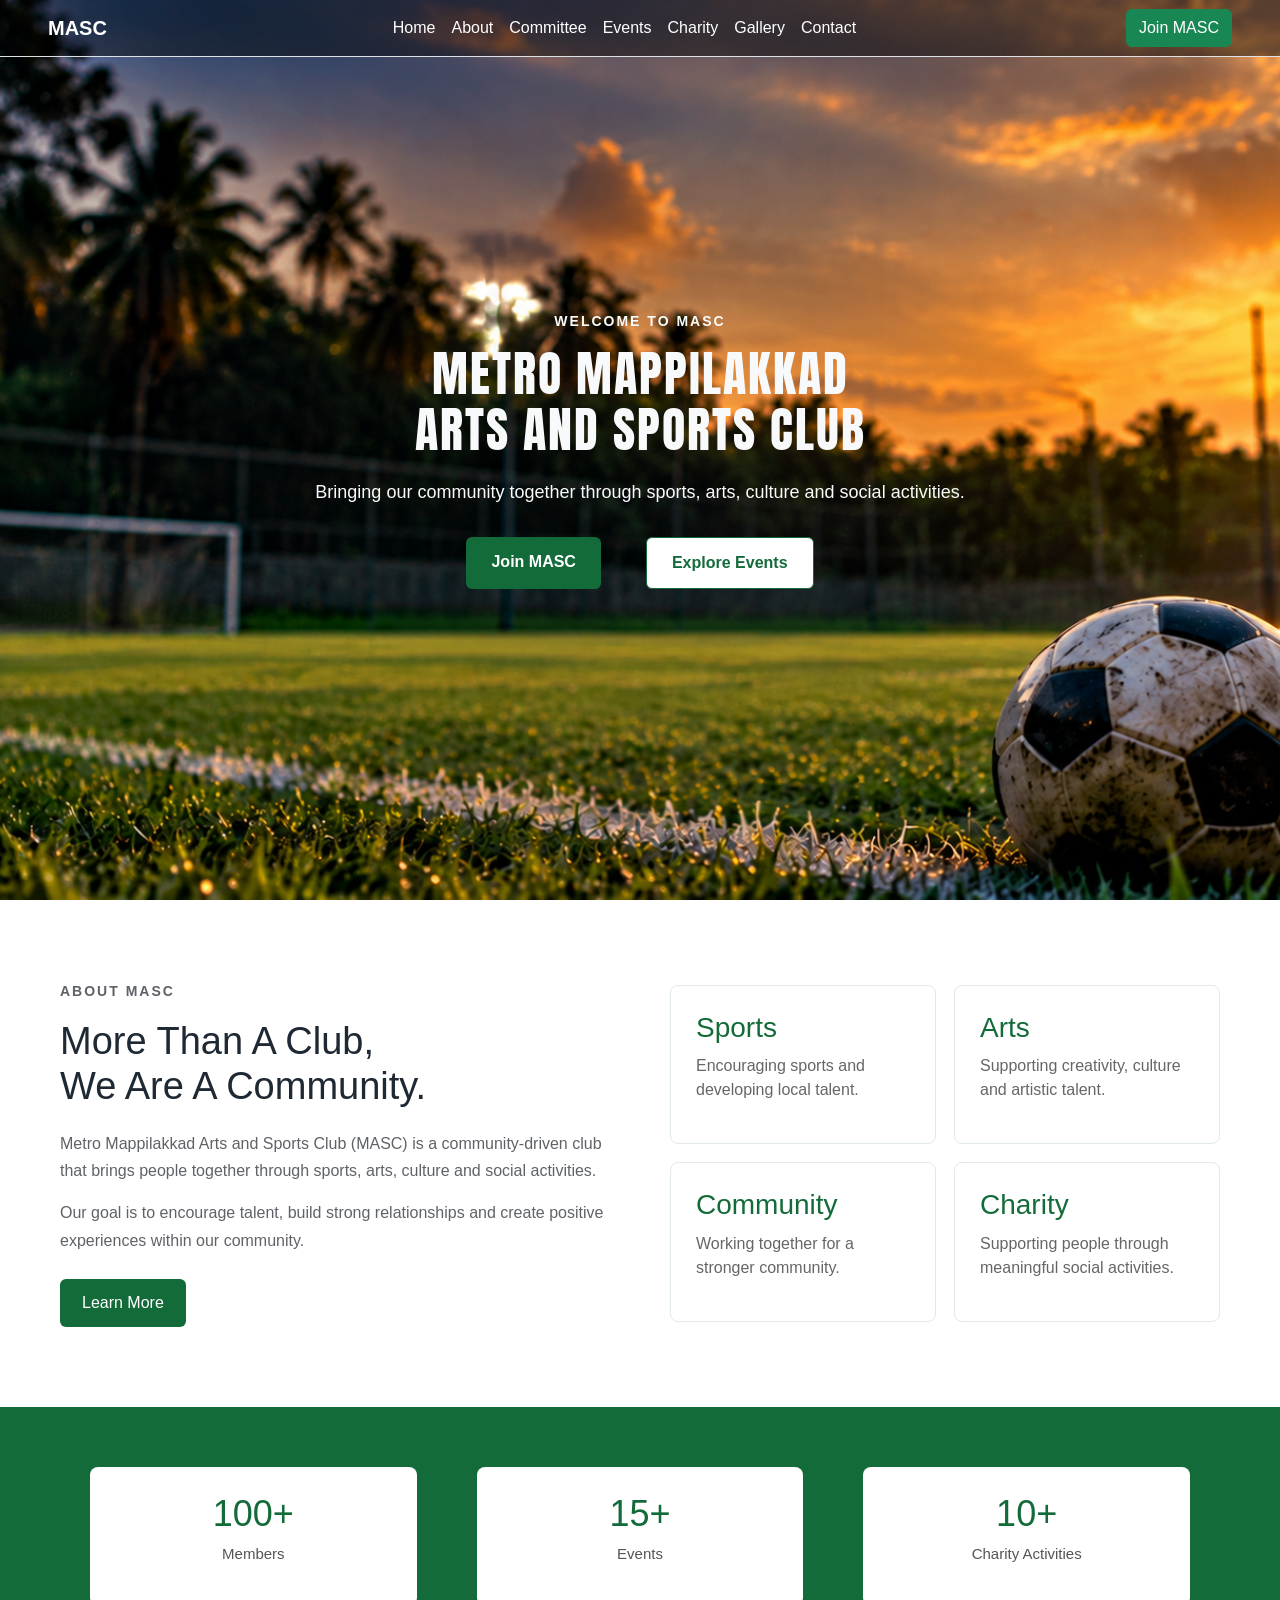
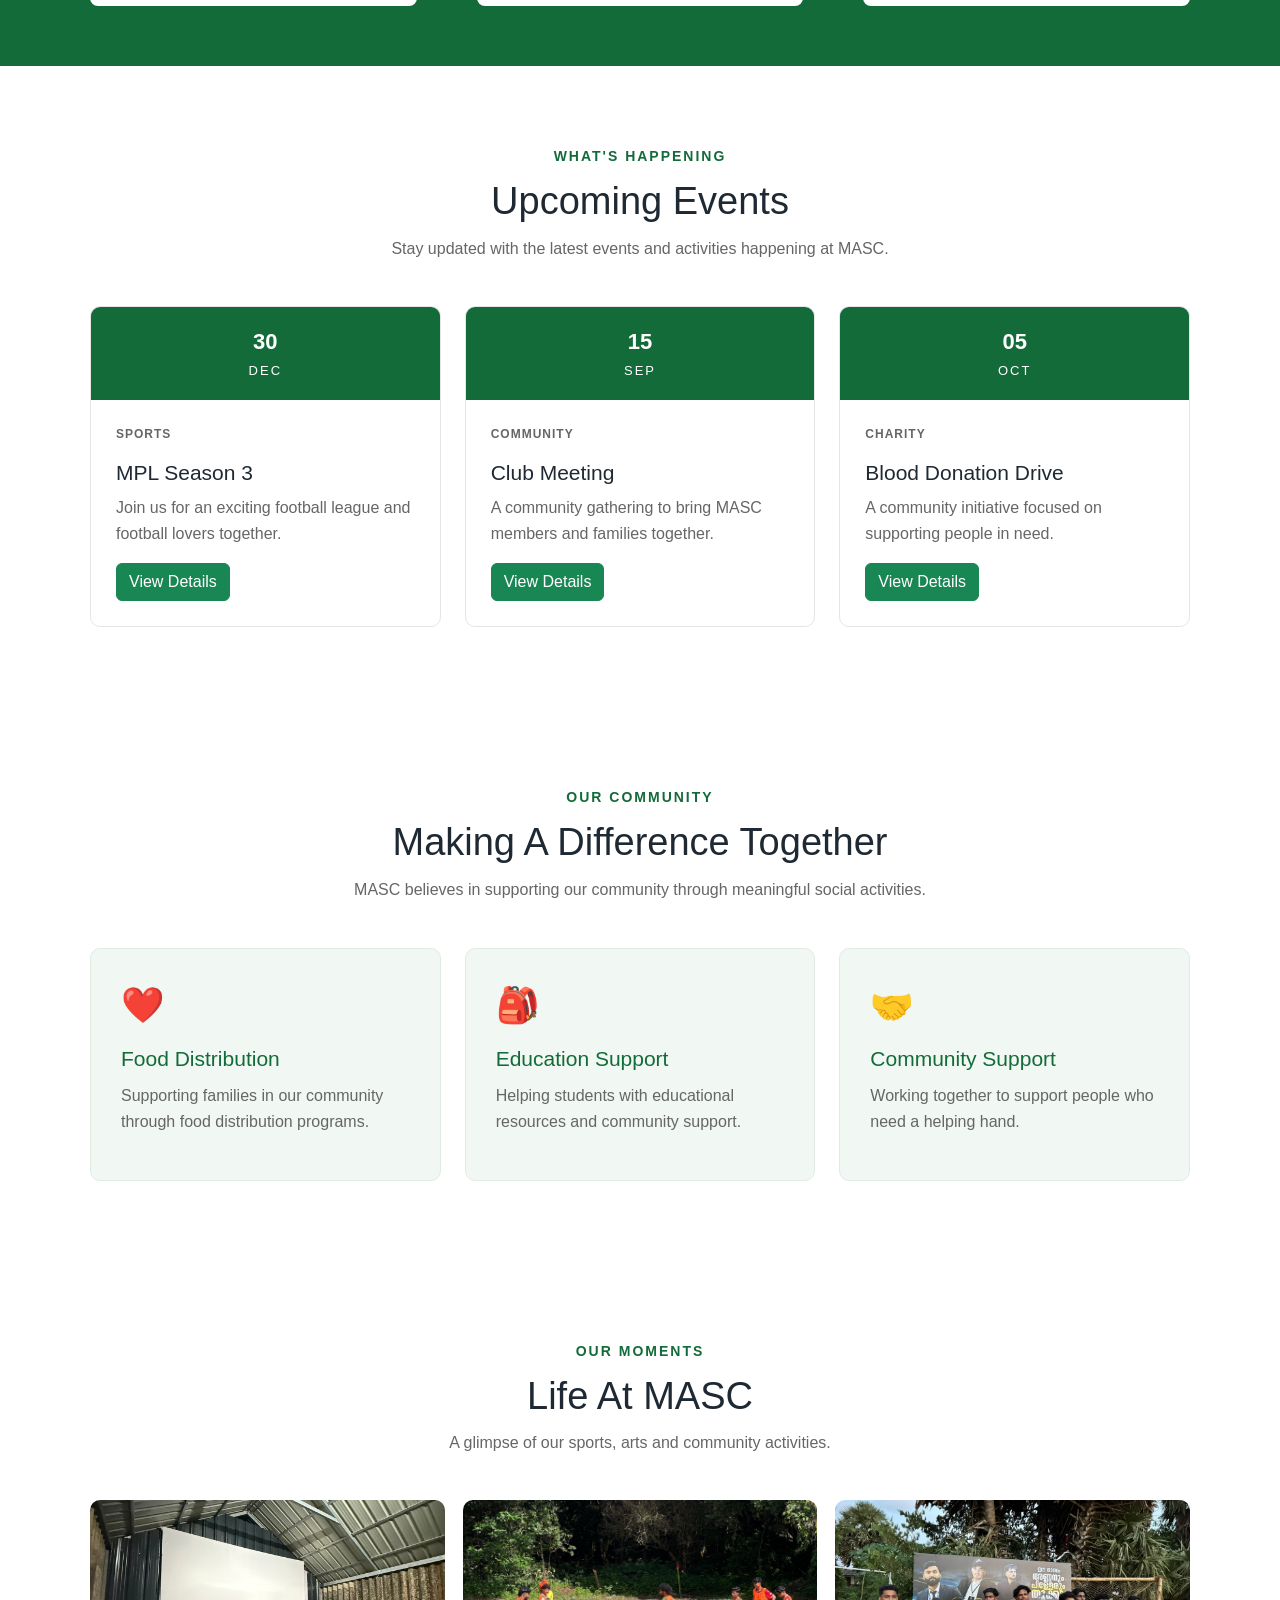
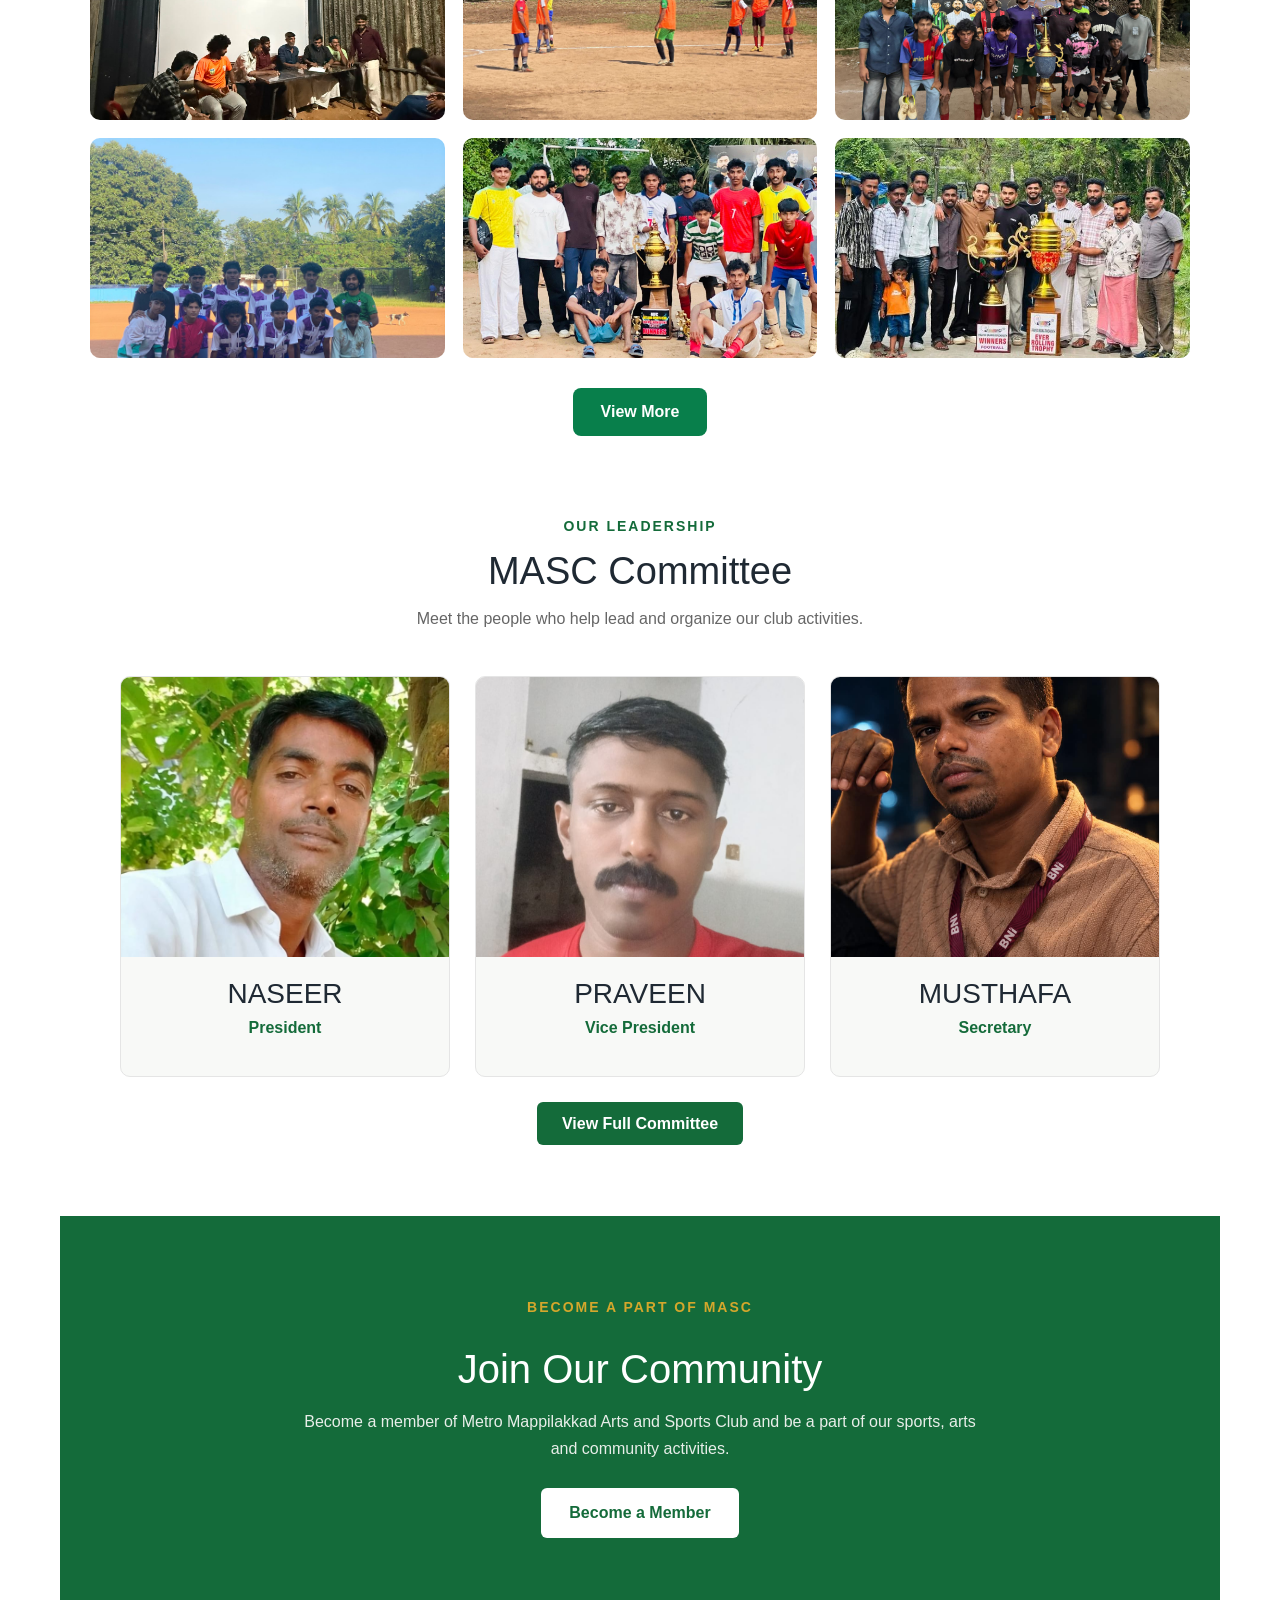
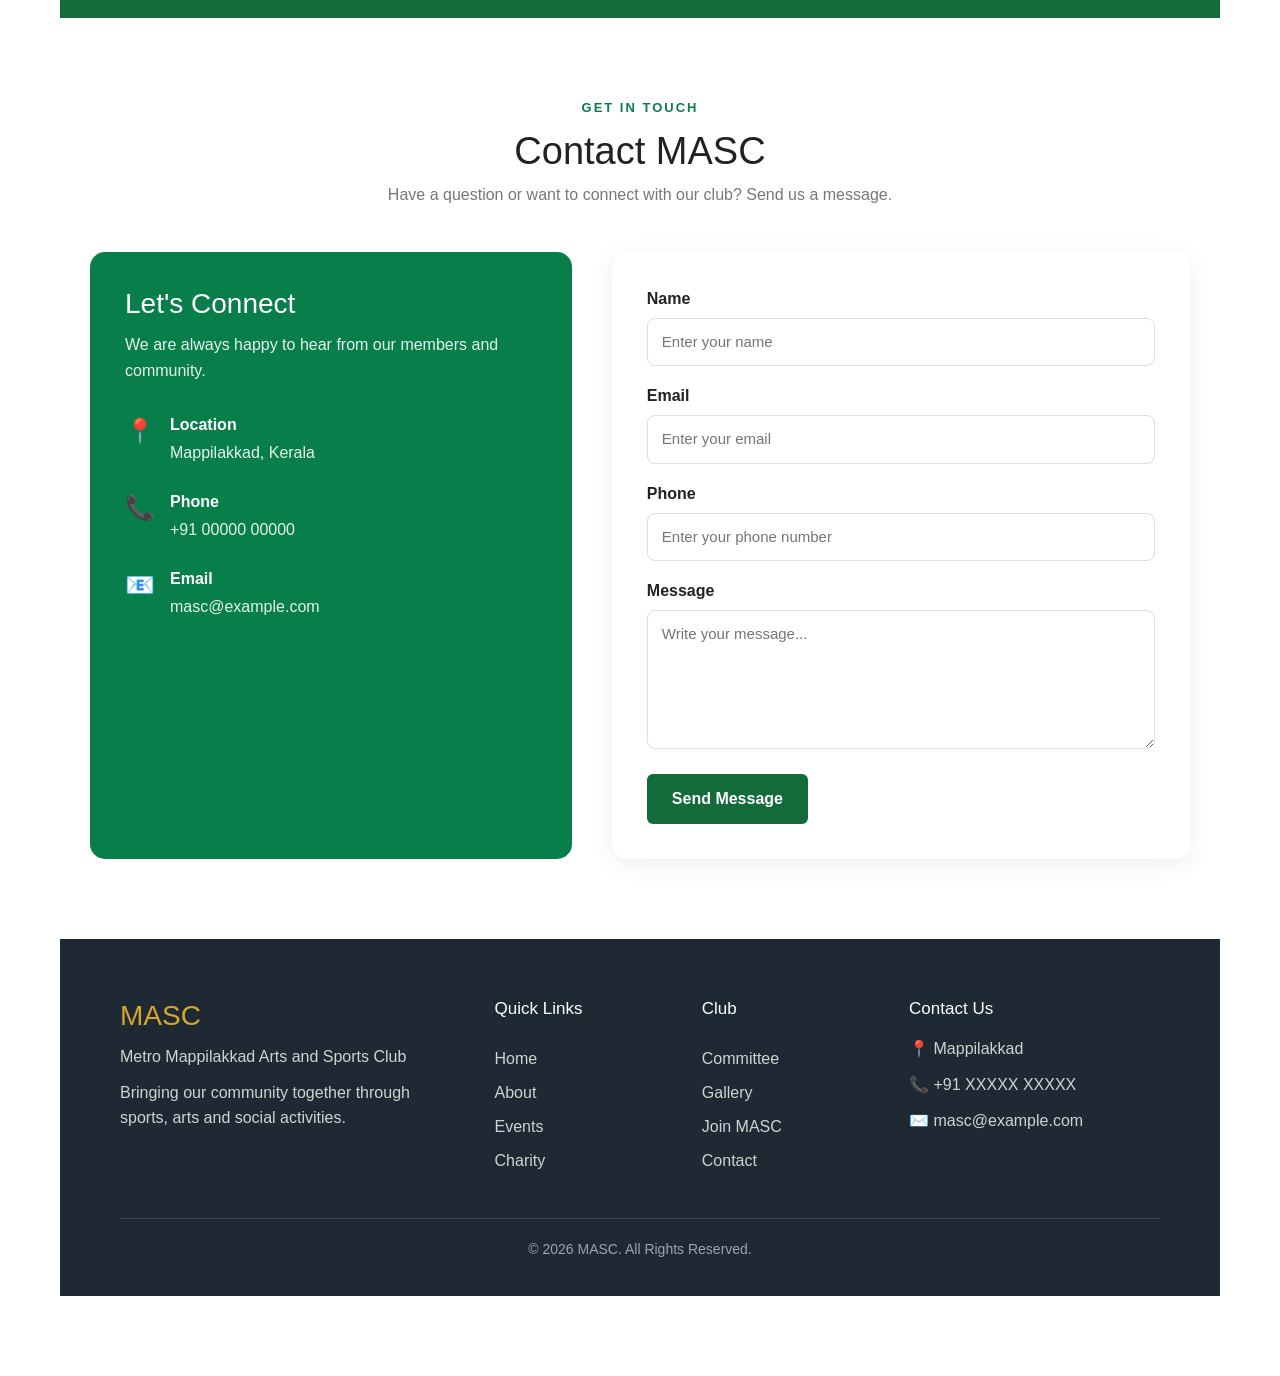
<file: index.html>
<!DOCTYPE html>
<html lang="en">

<head>

    <meta charset="UTF-8">

    <meta name="viewport" content="width=device-width, initial-scale=1.0">

    <title>MASC | Metro Mappilakkad Arts and Sports Club</title>
    <link href="https://cdn.jsdelivr.net/npm/bootstrap@5.3.3/dist/css/bootstrap.min.css" rel="stylesheet">
    <link rel="stylesheet" href="style.css">
    <link href="https://fonts.googleapis.com/css2?family=Anton&display=swap" rel="stylesheet">

</head>

<body>

<header>

    <nav class="navbar navbar-expand-lg bg-white border-bottom">

    <div class="container-fluid px-5">

        <a class="navbar-brand fw-bold text-success" href="index.html">
            MASC
        </a>


        <button
            class="navbar-toggler"
            type="button"
            data-bs-toggle="collapse"
            data-bs-target="#mainNavbar"
            aria-controls="mainNavbar"
            aria-expanded="false"
            aria-label="Toggle navigation">

            <span class="navbar-toggler-icon"></span>

        </button>


        <div class="collapse navbar-collapse" id="mainNavbar">

            <ul class="navbar-nav mx-auto mb-2 mb-lg-0">

                <li class="nav-item">
                    <a class="nav-link" href="index.html">
                        Home
                    </a>
                </li>

                <li class="nav-item">
                    <a class="nav-link" href="#about">
                        About
                    </a>
                </li>

                <!-- <li class="nav-item">
                    <a class="nav-link" href="#members">
                        Members
                    </a>
                </li> -->

                <li class="nav-item">
                    <a class="nav-link" href="#committeee">
                        Committee
                    </a>
                </li>

                <li class="nav-item">
                    <a class="nav-link" href="#events">
                        Events
                    </a>
                </li>

                <li class="nav-item">
                    <a class="nav-link" href="#charity">
                        Charity
                    </a>
                </li>

                <li class="nav-item">
                    <a class="nav-link" href="#gallery">
                        Gallery
                    </a>
                </li>

                <li class="nav-item">
                    <a class="nav-link" href="#contact">
                        Contact
                    </a>
                </li>

            </ul>


            <a href="register.html" class="btn btn-success">
                Join MASC
            </a>

        </div>

    </div>

</nav>

</header>

<section class="hero">

    <div class="hero-content">

        <p class="hero-small-title">WELCOME TO MASC</p>

        <h1>
            METRO MAPPILAKKAD<br>
            ARTS AND SPORTS CLUB
        </h1>

        <p class="hero-description">
            Bringing our community together through sports,
            arts, culture and social activities.
        </p>

        <div class="hero-buttons">
            <a href="register.html" class="primary-btn">Join MASC</a>
            <a href="#events" class="secondary-btn">Explore Events</a>
        </div>

    </div>

</section>

<section class="about" id="about">

    <div class="about-container">

        <div class="about-content">

            <p class="section-title">ABOUT MASC</p>

            <h2>
                More Than A Club,<br>
                We Are A Community.
            </h2>

            <p>
                Metro Mappilakkad Arts and Sports Club (MASC)
                is a community-driven club that brings people
                together through sports, arts, culture and
                social activities.
            </p>

            <p>
                Our goal is to encourage talent, build strong
                relationships and create positive experiences
                within our community.
            </p>

            <a href="#" class="about-btn">
                Learn More
            </a>

        </div>

        <div class="about-highlights">

            <div class="highlight-card">
                <h3>Sports</h3>
                <p>
                    Encouraging sports and developing local talent.
                </p>
            </div>

            <div class="highlight-card">
                <h3>Arts</h3>
                <p>
                    Supporting creativity, culture and artistic talent.
                </p>
            </div>

            <div class="highlight-card">
                <h3>Community</h3>
                <p>
                    Working together for a stronger community.
                </p>
            </div>

            <div class="highlight-card">
                <h3>Charity</h3>
                <p>
                    Supporting people through meaningful social activities.
                </p>
            </div>

        </div>

    </div>

</section>

<section class="stats">

    <div class="stats-container">

        <div class="stat-card">
            <h3>100+</h3>
            <p>Members</p>
        </div>

        <div class="stat-card">
            <h3>15+</h3>
            <p>Events</p>
        </div>

        <div class="stat-card">
            <h3>10+</h3>
            <p>Charity Activities</p>
        </div>

    
    </div>

</section>

<section class="events" id="events">

    <div class="events-container">

        <div class="events-heading">
            <p class="section-title">WHAT'S HAPPENING</p>

            <h2>Upcoming Events</h2>

            <p>
                Stay updated with the latest events and activities
                happening at MASC.
            </p>
        </div>


        <div class="row g-4">

            <div class="col-12 col-md-6 col-lg-4">

            <div class="event-card">

                <div class="event-date">
                    <span>30</span>
                    <small>DEC</small>
                </div>

                <div class="event-content">

                    <p class="event-category">SPORTS</p>

                    <h3>MPL Season 3</h3>

                    <p>
                        Join us for an exciting football league and football lovers together.
                    </p>

                   

                       <button
    class="btn btn-success"
    onclick="showEvent('MPL Season 3', '30 December 2026', 'Mappilakkad Ground', 'Join us for an exciting football league and bring football lovers together.')">

    View Details

</button>
                </div>
                 </div>
            </div>

            <div class="col-12 col-md-6 col-lg-4">
            <div class="event-card">

                <div class="event-date">
                    <span>15</span>
                    <small>SEP</small>
                </div>

                <div class="event-content">

                    <p class="event-category">COMMUNITY</p>

                    <h3>Club Meeting</h3>

                    <p>
                        A community gathering to bring MASC members
                        and families together.
                    </p>

                   

                    <button
    class="btn btn-success"
    onclick="showEvent('Club Meeting', '15 September 2026', 'MASC Club', 'A community gathering to bring MASC members and families together.')">

    View Details

</button>
                       </div>
                </div>

            </div>

           <div class="col-12 col-md-6 col-lg-4">
            <div class="event-card">

                <div class="event-date">
                    <span>05</span>
                    <small>OCT</small>
                </div>

                <div class="event-content">

                    <p class="event-category">CHARITY</p>

                    <h3>Blood Donation Drive</h3>

                    <p>
                        A community initiative focused on supporting
                        people in need.
                    </p>

                   
                   <button
    class="btn btn-success"
    onclick="showEvent('Blood Donation Drive', '05 October 2026', 'Mappilakkad Junction', 'A community initiative focused on supporting people in need.')">

    View Details

</button>
                           </div>
                </div>

            </div>

        </div>

    </div>

</section>

<section class="charity" id="charity">

    <div class="charity-container">

        <div class="charity-heading">

            <p class="section-title">OUR COMMUNITY</p>

            <h2>Making A Difference Together</h2>

            <p>
                MASC believes in supporting our community
                through meaningful social activities.
            </p>

        </div>


        <div class="row g-4">

    <div class="col-12 col-md-6 col-lg-4">

        <div class="charity-card">

            <div class="charity-icon">
                ❤️
            </div>

            <h3>Food Distribution</h3>

            <p>
                Supporting families in our community
                through food distribution programs.
            </p>

            <!-- <a href="#" class="charity-link">
                Learn More →
            </a> -->

        </div>

    </div>


    <div class="col-12 col-md-6 col-lg-4">

        <div class="charity-card">

            <div class="charity-icon">
                🎒
            </div>

            <h3>Education Support</h3>

            <p>
                Helping students with educational
                resources and community support.
            </p>
<!-- 
            <a href="#" class="charity-link">
                Learn More →
            </a> -->

        </div>

    </div>


    <div class="col-12 col-md-6 col-lg-4">

        <div class="charity-card">

            <div class="charity-icon">
                🤝
            </div>

            <h3>Community Support</h3>

            <p>
                Working together to support people
                who need a helping hand.
            </p>

            <!-- <a href="#" class="charity-link">
                Learn More →
            </a> -->

        </div>

    </div>

</div>

    </div>

</section>

<section class="gallery" id="gallery">

    <div class="gallery-container">

        <div class="gallery-heading">

            <p class="section-title">OUR MOMENTS</p>

            <h2>Life At MASC</h2>

            <p>
                A glimpse of our sports, arts and community activities.
            </p>

        </div>


        <div class="gallery-grid">

            <div class="gallery-item">
                <img src="images/516491.jpg"
                     alt="Football">
            </div>

            <div class="gallery-item">
                <img src="images/516493.jpg"
                     alt="Football Team">
            </div>

            <div class="gallery-item">
                <img src="images/516494.jpg"
                     alt="Sports">
            </div>

            <div class="gallery-item">
                <img src="images/516497.jpg"
                     alt="Football Match">
            </div>

            <div class="gallery-item">
                <img src="images/516495.jpg"
                     alt="Football Player">
            </div>

            <div class="gallery-item">
                <img src="images/516503.jpg"
                     alt="Football Ground">
            </div>

        </div>
<div class="gallery-button">

    <a href="gallery.html" class="primary-btn">
        View More
    </a>

</div>
    </div>

<section class="committee" id="committeee">

    <div class="committee-container">

        <div class="committee-heading">

            <p class="section-title">OUR LEADERSHIP</p>

            <h2>MASC Committee</h2>

            <p>
                Meet the people who help lead and organize
                our club activities.
            </p>

        </div>


        <div class="committee-grid">

            <!-- President -->
            <div class="member-card">

                <div class="member-image">
                    <img
                        src="images/IMG-20260926-WA0602.jpg"
                        alt="President">
                </div>

                <div class="member-info">
                    <h3>NASEER</h3>
                    <p>President</p>
                </div>

            </div>


            <!-- Vice President -->
            <div class="member-card">

                <div class="member-image">
                    <img
                        src="images/IMG-20260806-WA0958.jpg"
                        alt="Vice President">
                </div>

                <div class="member-info">
                    <h3>PRAVEEN</h3>
                    <p>Vice President</p>
                </div>

            </div>


            <!-- Secretary -->
            <div class="member-card">

                <div class="member-image">
                    <img
                        src="images/IMG-20260926-WA0580(1).jpg"
                        alt="Secretary">
                </div>

                <div class="member-info">
                    <h3>MUSTHAFA</h3>
                    <p>Secretary</p>
                </div>

            </div>

        </div>


        <div class="committee-button">

            <a href="committee.html" class="primary-btn">
                View Full Committee
            </a>

        </div>

    </div>

</section>

<section class="join-section">

    <div class="join-container">

        <p class="section-title">BECOME A PART OF MASC</p>

        <h2>Join Our Community</h2>

        <p>
            Become a member of Metro Mappilakkad Arts and Sports Club
            and be a part of our sports, arts and community activities.
        </p>

        <a href="register.html" class="join-main-btn">
            Become a Member
        </a>

    </div>

</section>

<section class="contact" id="contact">

    <div class="contact-container">

        <div class="contact-heading">

            <p class="section-title">GET IN TOUCH</p>

            <h2>Contact MASC</h2>

            <p>
                Have a question or want to connect with our club?
                Send us a message.
            </p>

        </div>


        <div class="contact-content">


            <!-- Contact Information -->

            <div class="contact-info">

                <h3>Let's Connect</h3>

                <p>
                    We are always happy to hear from
                    our members and community.
                </p>


                <div class="contact-item">

                    <span>📍</span>

                    <div>
                        <strong>Location</strong>
                        <p>Mappilakkad, Kerala</p>
                    </div>

                </div>


                <div class="contact-item">

                    <span>📞</span>

                    <div>
                        <strong>Phone</strong>
                        <p>+91 00000 00000</p>
                    </div>

                </div>


                <div class="contact-item">

                    <span>📧</span>

                    <div>
                        <strong>Email</strong>
                        <p>masc@example.com</p>
                    </div>

                </div>

            </div>


            <!-- Contact Form -->

            <form class="contact-form" id="contactForm">

                <div class="form-group">

                    <label for="contactName">
                        Name
                    </label>

                    <input
                        type="text"
                        id="contactName"
                        placeholder="Enter your name"
                        required>

                </div>


                <div class="form-group">

                    <label for="contactEmail">
                        Email
                    </label>

                    <input
                        type="email"
                        id="contactEmail"
                        placeholder="Enter your email"
                        required>

                </div>


                <div class="form-group">

                    <label for="contactPhone">
                        Phone
                    </label>

                    <input
                        type="tel"
                        id="contactPhone"
                        placeholder="Enter your phone number"
                        required>

                </div>


                <div class="form-group">

                    <label for="contactMessage">
                        Message
                    </label>

                    <textarea
                        id="contactMessage"
                        rows="5"
                        placeholder="Write your message..."
                        required></textarea>

                </div>


                <button
                    type="submit"
                    class="primary-btn">

                    Send Message

                </button>

            </form>

        </div>

    </div>

</section>

<footer class="footer">

    <div class="footer-container">

        <div class="footer-about">

            <h2>MASC</h2>

            <p>
                Metro Mappilakkad Arts and Sports Club
            </p>

            <p>
                Bringing our community together through
                sports, arts and social activities.
            </p>

        </div>


        <div class="footer-links">

            <h3>Quick Links</h3>

            <a href="index.html">Home</a>
            <a href="#about">About</a>
            
            <a href="#events">Events</a>
            <a href="#charity">Charity</a>

        </div>


        <div class="footer-links">

            <h3>Club</h3>

            <a href="#committeee">Committee</a>
            <a href="gallery.html">Gallery</a>
            <a href="register.html">Join MASC</a>
            <a href="#contact">Contact</a>

        </div>


        <div class="footer-contact">

            <h3>Contact Us</h3>

            <p>📍 Mappilakkad</p>
            <p>📞 +91 XXXXX XXXXX</p>
            <p>✉️ masc@example.com</p>

        </div>

    </div>


    <div class="footer-bottom">

        <p>
            © 2026 MASC. All Rights Reserved.
        </p>

    </div>

</footer>


<script>
    document.getElementById("contactForm").addEventListener("submit", function(e) {

        e.preventDefault();

        const name = document.getElementById("contactName");
        const email = document.getElementById("contactEmail");
        const phone = document.getElementById("contactPhone");
        const message = document.getElementById("contactMessage");


        // Name
        if (name.value.trim() === "") {
            alert("Please enter your name.");
            name.focus();
            return;
        }


        // Email
        if (email.value.trim() === "") {
            alert("Please enter your email.");
            email.focus();
            return;
        }


        // Phone
        if (phone.value.trim() === "") {
            alert("Please enter your phone number.");
            phone.focus();
            return;
        }


        // Message
        if (message.value.trim() === "") {
            alert("Please enter your message.");
            message.focus();
            return;
        }


        // Success
        alert("Message sent successfully! 🎉");

        // Clear form
        this.reset();

    });
</script>
<script>

function showEvent(title, date, venue, info) {

    document.getElementById("popupTitle").innerText = title;
    document.getElementById("popupDate").innerText = date;
    document.getElementById("popupVenue").innerText = venue;
    document.getElementById("popupInfo").innerText = info;

    document.getElementById("eventPopup").style.display = "flex";
}


function closeEvent() {

    document.getElementById("eventPopup").style.display = "none";

}

</script>
<script src="https://cdn.jsdelivr.net/npm/bootstrap@5.3.3/dist/js/bootstrap.bundle.min.js"></script>

<script src="script.js"></script>

<div id="eventPopup" class="event-popup">

    <div class="event-popup-box">

        <div class="event-popup-header">

            <h3>Event Details</h3>

            <button onclick="closeEvent()">
                ×
            </button>

        </div>

        <div class="event-popup-body">

            <h2 id="popupTitle"></h2>

            <p>
                📅 <strong>Date:</strong>
                <span id="popupDate"></span>
            </p>

            <p>
                📍 <strong>Venue:</strong>
                <span id="popupVenue"></span>
            </p>

            <p id="popupInfo"></p>

        </div>

        <div class="event-popup-footer">

            <button onclick="closeEvent()">
                Close
            </button>

        </div>

    </div>

</div>

</body>

</html>
</file>
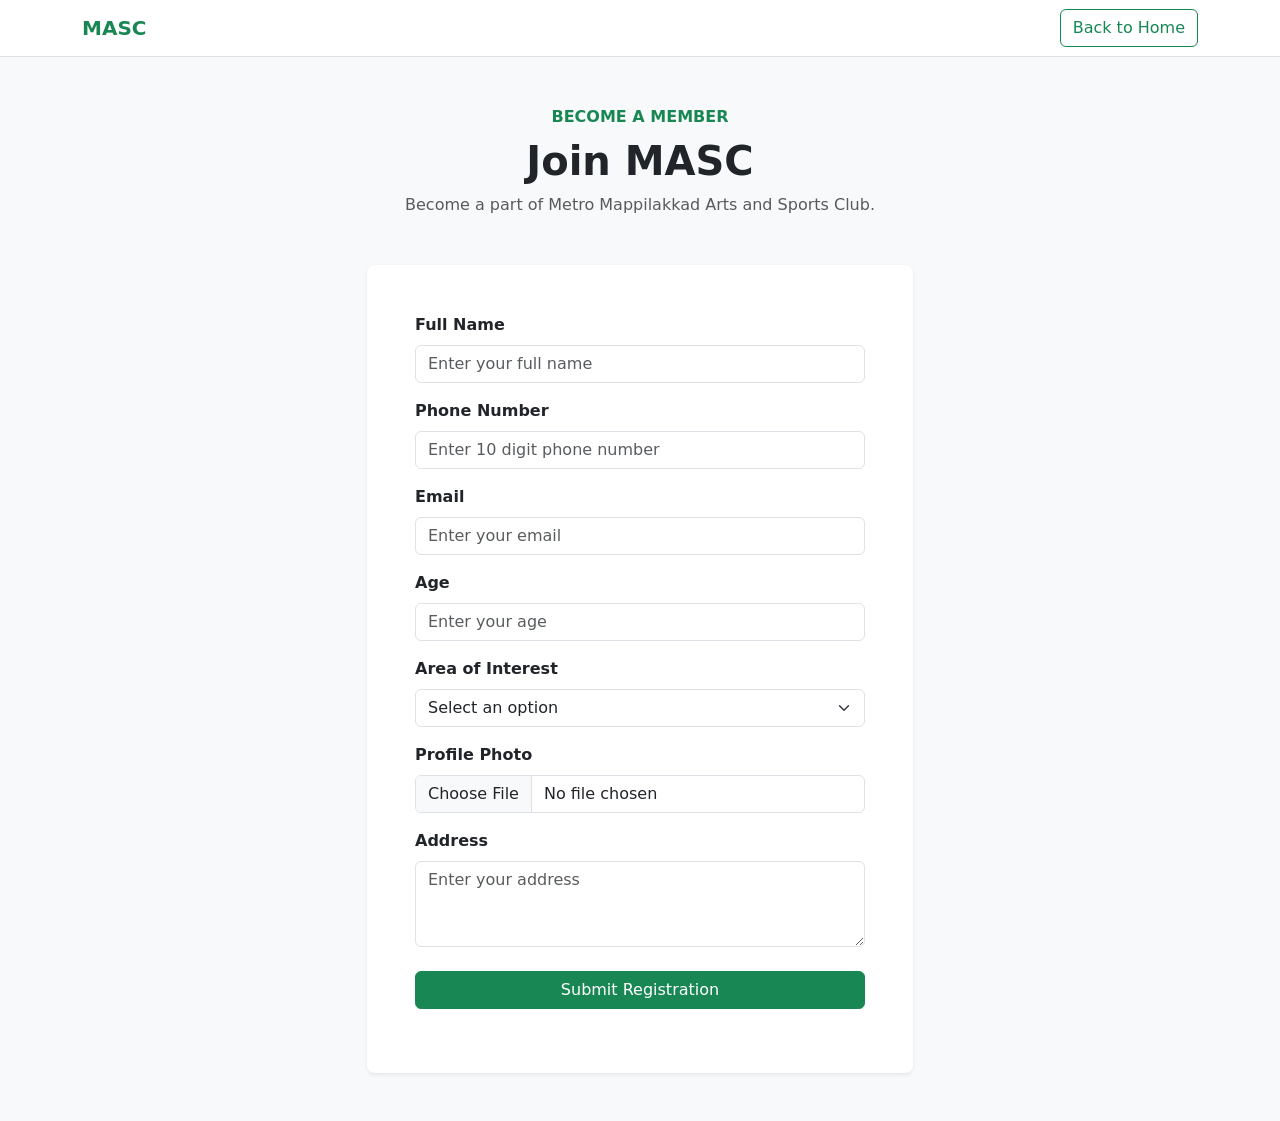
<file: member-card.html>
<!DOCTYPE html>
<html lang="en">

<head>

    <meta charset="UTF-8">

    <meta name="viewport" content="width=device-width, initial-scale=1.0">

    <title>MASC Member Card</title>

    <link
        href="https://cdn.jsdelivr.net/npm/bootstrap@5.3.3/dist/css/bootstrap.min.css"
        rel="stylesheet">

    <style>

        body {
            background: #f3f6f4;
            min-height: 100vh;
        }

        .member-page {
            padding: 50px 15px;
        }

        .member-card {
            max-width: 520px;
            margin: auto;
            background: white;
            border-radius: 18px;
            overflow: hidden;
            box-shadow: 0 12px 35px rgba(0, 0, 0, 0.15);
        }

        .card-header {
            background: #198754;
            color: white;
            text-align: center;
            padding: 25px 20px;
        }

        .club-name {
            font-size: 28px;
            font-weight: 800;
            margin: 0;
        }

        .club-full-name {
            font-size: 11px;
            margin-top: 5px;
            opacity: 0.9;
        }

        .card-body {
            padding: 30px;
            text-align: center;
        }

        .member-photo {
            width: 130px;
            height: 130px;
            object-fit: cover;
            border-radius: 50%;
            border: 5px solid #198754;
            margin-bottom: 15px;
        }

        .member-name {
            color: #198754;
            font-weight: 700;
            margin-bottom: 3px;
        }

        .member-role {
            color: #777;
            font-size: 13px;
            font-weight: 600;
            letter-spacing: 1px;
        }

        .member-details {
            margin-top: 25px;
            text-align: left;
        }

        .detail-row {
            display: flex;
            justify-content: space-between;
            gap: 20px;
            padding: 11px 0;
            border-bottom: 1px solid #eeeeee;
        }

        .detail-label {
            font-weight: 600;
            color: #333;
        }

        .detail-value {
            color: #666;
            text-align: right;
        }

        .member-id {
            background: #eaf6ef;
            color: #198754;
            padding: 8px 14px;
            border-radius: 8px;
            font-weight: 700;
            display: inline-block;
            margin-top: 15px;
        }

        .active-badge {
            display: inline-block;
            margin-top: 20px;
            padding: 8px 18px;
            border-radius: 30px;
            background: #198754;
            color: white;
            font-size: 12px;
            font-weight: 700;
        }

        .card-footer {
            background: #f8f9fa;
            text-align: center;
            padding: 15px;
            font-size: 11px;
            color: #777;
        }

        @media print {

            body {
                background: white;
            }

            .no-print {
                display: none !important;
            }

            .member-card {
                box-shadow: none;
                border: 1px solid #ddd;
            }

        }

    </style>

</head>


<body>


    <div class="member-page">

        <div class="member-card">


            <!-- Header -->

            <div class="card-header">

                <h1 class="club-name">
                    MASC
                </h1>

                <div class="club-full-name">
                    METRO MAPPILAKKAD ARTS AND SPORTS CLUB
                </div>

            </div>


            <!-- Body -->

            <div class="card-body">

                <img
                    id="memberPhoto"
                    class="member-photo"
                    src=""
                    alt="Member Photo">


                <h2
                    id="memberName"
                    class="member-name">
                    Member Name
                </h2>


                <div class="member-role">
                    CLUB MEMBER
                </div>


                <div
                    id="memberId"
                    class="member-id">
                </div>


                <div class="member-details">


                    <div class="detail-row">

                        <span class="detail-label">
                            Age
                        </span>

                        <span
                            id="memberAge"
                            class="detail-value">
                        </span>

                    </div>


                    <div class="detail-row">

                        <span class="detail-label">
                            Phone
                        </span>

                        <span
                            id="memberPhone"
                            class="detail-value">
                        </span>

                    </div>


                    <div class="detail-row">

                        <span class="detail-label">
                            Email
                        </span>

                        <span
                            id="memberEmail"
                            class="detail-value">
                        </span>

                    </div>


                    <div class="detail-row">

                        <span class="detail-label">
                            Interest
                        </span>

                        <span
                            id="memberInterest"
                            class="detail-value">
                        </span>

                    </div>


                </div>


                <div class="active-badge">
                    ✓ ACTIVE MEMBER
                </div>

            </div>


            <!-- Footer -->

            <div class="card-footer">

                METRO MAPPILAKKAD ARTS AND SPORTS CLUB

            </div>


        </div>


        <!-- Buttons -->

        <div class="text-center mt-4 no-print">

            <a
                href="index.html"
                class="btn btn-outline-success me-2">
                Home
            </a>

            <button
                onclick="window.print()"
                class="btn btn-success">
                🖨 Print Member Card
            </button>

        </div>

    </div>


    <script src="member-card.js"></script>

</body>

</html>
</file>
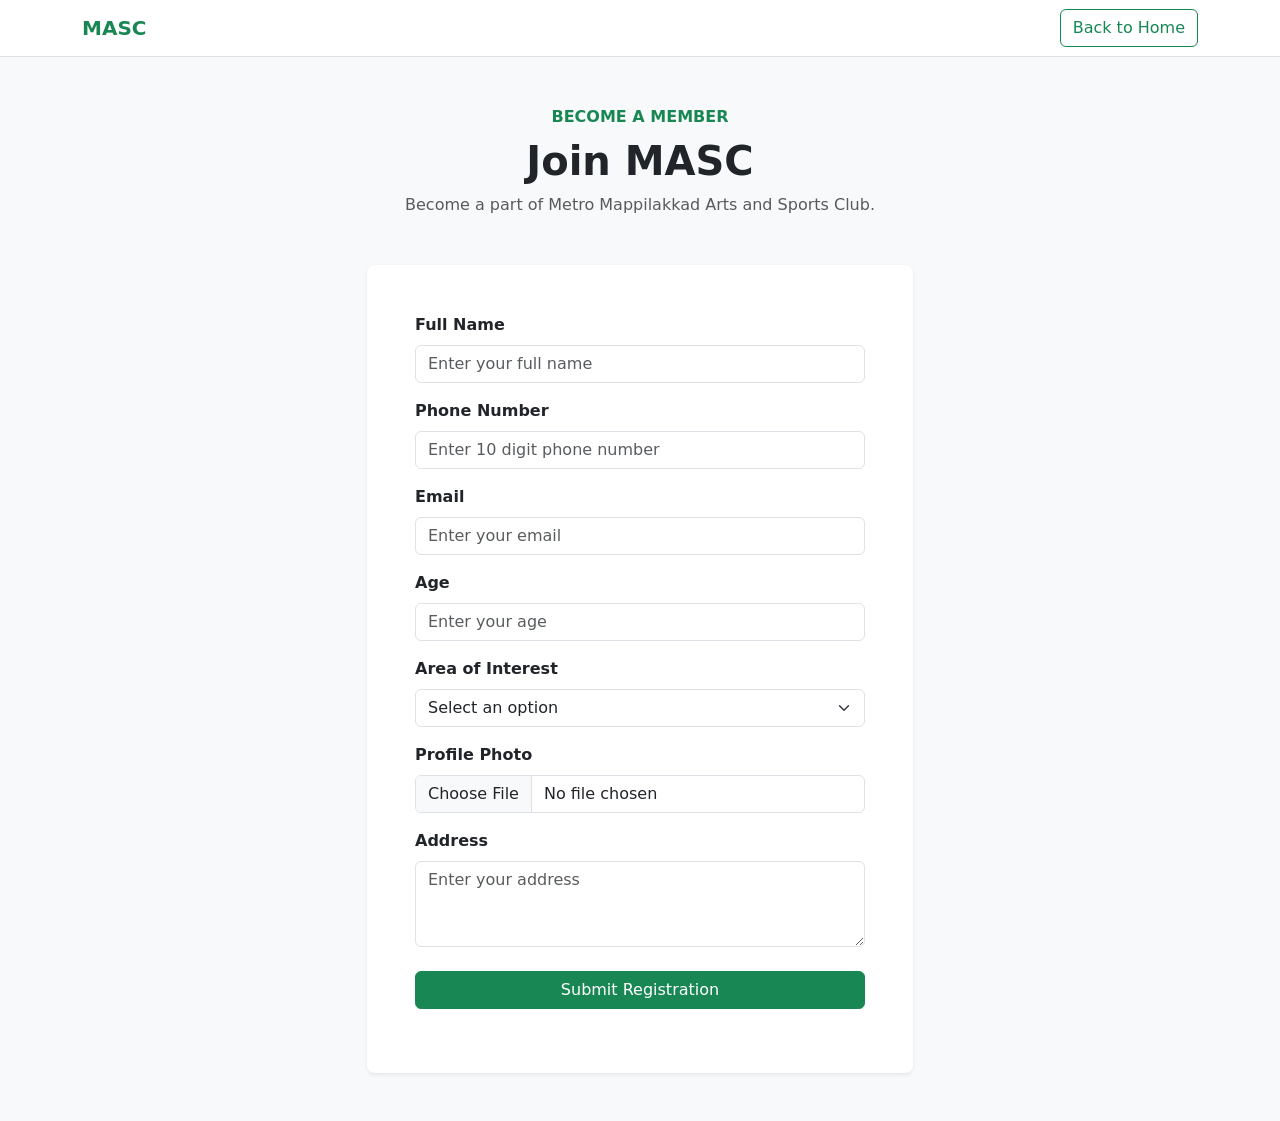
<file: register.html>
<!DOCTYPE html>
<html lang="en">

<head>

    <meta charset="UTF-8">

    <meta name="viewport" content="width=device-width, initial-scale=1.0">

    <title>Join MASC</title>

    <link
        href="https://cdn.jsdelivr.net/npm/bootstrap@5.3.3/dist/css/bootstrap.min.css"
        rel="stylesheet">

</head>

<body class="bg-light">


    <!-- Navbar -->

    <nav class="navbar bg-white border-bottom">

        <div class="container">

            <a
                href="index.html"
                class="navbar-brand fw-bold text-success">
                MASC
            </a>

            <a
                href="index.html"
                class="btn btn-outline-success">
                Back to Home
            </a>

        </div>

    </nav>


    <!-- Registration -->

    <section class="py-5">

        <div class="container">

            <!-- Heading -->

            <div class="text-center mb-5">

                <p class="text-success fw-bold mb-2">
                    BECOME A MEMBER
                </p>

                <h1 class="fw-bold">
                    Join MASC
                </h1>

                <p class="text-muted">
                    Become a part of Metro Mappilakkad
                    Arts and Sports Club.
                </p>

            </div>


            <!-- Form -->

            <div class="row justify-content-center">

                <div class="col-12 col-md-8 col-lg-6">

                    <div class="bg-white p-4 p-md-5 rounded-3 shadow-sm">

                        <form id="registrationForm">


                            <!-- Name -->

                            <div class="mb-3">

                                <label
                                    for="name"
                                    class="form-label fw-semibold">
                                    Full Name
                                </label>

                                <input
                                    type="text"
                                    class="form-control"
                                    id="name"
                                    placeholder="Enter your full name">

                            </div>


                            <!-- Phone -->

                            <div class="mb-3">

                                <label
                                    for="phone"
                                    class="form-label fw-semibold">
                                    Phone Number
                                </label>

                                <input
                                    type="tel"
                                    class="form-control"
                                    id="phone"
                                    placeholder="Enter 10 digit phone number"
                                    maxlength="10">

                            </div>


                            <!-- Email -->

                            <div class="mb-3">

                                <label
                                    for="email"
                                    class="form-label fw-semibold">
                                    Email
                                </label>

                                <input
                                    type="email"
                                    class="form-control"
                                    id="email"
                                    placeholder="Enter your email">

                            </div>


                            <!-- Age -->

                            <div class="mb-3">

                                <label
                                    for="age"
                                    class="form-label fw-semibold">
                                    Age
                                </label>

                                <input
                                    type="number"
                                    class="form-control"
                                    id="age"
                                    placeholder="Enter your age">

                            </div>


                            <!-- Interest -->

                            <div class="mb-3">

                                <label
                                    for="interest"
                                    class="form-label fw-semibold">
                                    Area of Interest
                                </label>

                                <select
                                    class="form-select"
                                    id="interest">

                                    <option value="">
                                        Select an option
                                    </option>

                                    <option value="Sports">
                                        Sports
                                    </option>

                                    <option value="Arts">
                                        Arts
                                    </option>

                                    <option value="Community">
                                        Community Activities
                                    </option>

                                    <option value="Volunteer">
                                        Volunteer
                                    </option>

                                </select>

                            </div>


                            <!-- Photo -->

                            <div class="mb-3">

                                <label
                                    for="photo"
                                    class="form-label fw-semibold">
                                    Profile Photo
                                </label>

                                <input
                                    type="file"
                                    class="form-control"
                                    id="photo"
                                    accept="image/*">

                            </div>


                            <!-- Address -->

                            <div class="mb-4">

                                <label
                                    for="address"
                                    class="form-label fw-semibold">
                                    Address
                                </label>

                                <textarea
                                    class="form-control"
                                    id="address"
                                    rows="3"
                                    placeholder="Enter your address"></textarea>

                            </div>


                            <!-- Submit -->

                            <button
                                type="submit"
                                class="btn btn-success w-100">

                                Submit Registration

                            </button>


                            <!-- Message -->

                            <div
                                id="message"
                                class="text-center mt-3">
                            </div>


                        </form>

                    </div>

                </div>

            </div>

        </div>

    </section>
             <script src="script.js"></script>
</body>

</html>
</file>
<file: style.css>
html {
    scroll-behavior: smooth;
}

* {
    margin: 0;
    padding: 0;
    box-sizing: border-box;
}

body {
    font-family: Arial, sans-serif;
    background-color: #fcfdfb;
    color: #222;
}


.navbar {
    position: absolute;
    top: 0;
    left: 0;
    width: 100%;
    z-index: 1000;

   background: rgba(0, 0, 0, 0.45) !important;
    border-bottom: none;
}

.navbar a,
.navbar .logo {
    color: white !important;
}
.hero {
    min-height: 150vh;
    margin-top: 0;
}
.logo {
    font-size: 40px;
    font-weight: bold;
    color: #146b3a;
}

.nav-links {
    display: flex;
    gap: 25px;
    list-style: none;
}

.nav-links a {
    text-decoration: none;
    color: #333;
    font-size: 15px;
    font-weight: 500;
}

.nav-links a:hover {
    color: #146b3a;
    text-decoration: underline;
    
}

.join-btn {
    text-decoration: none;
    background-color: #3a9e5f;
    color: white;
    padding: 10px 20px;
    border-radius: 6px;
    font-weight: bold;
}

.join-btn:hover {
    background-color: #f1f1ee;
    transition: all 0.3s ease ;
}
html,
body {
    margin: 0 !important;
    padding: 0 !important;
}

.hero {
    width: 100% !important;
    height: 100vh !important;
    min-height: 100vh !important;

    box-sizing: border-box;

    background-size: cover !important;
    background-position: center !important;
    background-repeat: no-repeat !important;
}
.hero {
    background-image: url("images/Sunset\ Football\ Field\ with\ Ball.png");
    background-size: cover;
    background-position: center;
    background-repeat: no-repeat;
}
.hero {
    min-height: calc(100vh - 80px);
    display: flex;
    align-items: center;
    justify-content: center;

    text-align: center;

    padding: 60px 20px;

    background-color: #fefffe;
}

.hero-content {
    max-width: 850px;
}

.hero-small-title {
    color: #fafcfb;
    font-size: 14px;
    font-weight: bold;
    letter-spacing: 2px;
    margin-bottom: 15px;
}

.hero h1 {
    font-size: 48px;
    line-height: 1.15;
    color: #f8f9fa;
    
    margin-bottom: 20px;
    font-family: "Anton", sans-serif;
    letter-spacing: 2px;
    text-transform: uppercase;
}

    

.hero-description {
    max-width: 650px;
    margin: 0 auto 30px;

    font-size: 18px;
    line-height: 1.6;
    color: #fafafb;
}

.hero-buttons {
    display: flex;
    justify-content: center;
    gap: 45px;
}

.primary-btn,
.secondary-btn {
    text-decoration: none;
    padding: 13px 25px;
    border-radius: 6px;
    font-weight: bold;
}

.primary-btn {
    background-color: #146b3a;
    color: white;
}

.secondary-btn {
    background-color: white;
    color: #146b3a;
    border: 1px solid #146b3a;
}

.primary-btn:hover {
    background-color: #d4a72c;
    transition: all 0.3s ease  ;
}

.secondary-btn:hover {
    background-color: #d4a72c;
    color: white;
    transition: all 0.3s ease  ;
}

.about {
    padding: 80px 60px;
    background-color: #ffffff;
}

.about-container {
    max-width: 1300px;
    margin: auto;

    display: flex;
    align-items: center;
    gap: 60px;
}

.about-content {
    flex: 1;
}

.section-title {
    color: #146b3a;
    font-size: 14px;
    font-weight: bold;
    letter-spacing: 2px;
    margin-bottom: 12px;
}

.about-content h2 {
    font-size: 38px;
    line-height: 1.2;
    color: #1f2933;
    margin-bottom: 20px;
}

.about-content p {
    color: #5f6368;
    line-height: 1.7;
    margin-bottom: 15px;
}

.about-btn {
    display: inline-block;
    margin-top: 10px;

    padding: 12px 22px;

    background-color: #146b3a;
    color: white;

    text-decoration: none;
    border-radius: 6px;
}

.about-btn:hover {
    background-color: #d4a72c;
}

.about-highlights {
    flex: 1;

    display: grid;
    grid-template-columns: 1fr 1fr;
    gap: 18px;
}

.highlight-card {
    padding: 25px;

    background-color: #ffffff;

    border-radius: 8px;
    border: 1px solid #e1ebe3;
}

.highlight-card h3 {
    color: #146b3a;
    margin-bottom: 10px;
}

.highlight-card p {
    color: #666;
    line-height: 1.5;
}

.stats {
    padding: 60px;
    background-color: #146b3a;
}

.stats-container {
    max-width: 1100px;
    margin: auto;

    display: grid;
    grid-template-columns: repeat(3, 1fr);
    gap: 60px;
}

.stat-card {
    text-align: center;
    padding: 25px;

    background-color: #ffffff;
    border-radius: 8px;
}

.stat-card h3 {
    font-size: 36px;
    color: #146b3a;
    margin-bottom: 8px;
}

.stat-card p {
    color: #555;
    font-size: 15px;
}

.events {
    padding: 80px 60px;
    background-color: #ffffff;
}

.events-container {
    max-width: 1100px;
    margin: auto;
}

.events-heading {
    text-align: center;
    margin-bottom: 45px;
}

.events-heading h2 {
    font-size: 38px;
    color: #1f2933;
    margin-bottom: 12px;
}

.events-heading > p:last-child {
    color: #666;
    font-size: 16px;
}

.events-grid {
    display: grid;
    grid-template-columns: repeat(3, 1fr);
    gap: 25px;
}

.event-card {
    background-color: #ffffff;
    border: 1px solid #e5e5e5;
    border-radius: 10px;
    overflow: hidden;

    transition: transform 0.3s ease;
}

.event-card:hover {
    transform: translateY(-5px);
}

.event-date {
    padding: 18px;
    background-color: #146b3a;
    color: white;
    text-align: center;
}

.event-date span {
    display: block;
    font-size: 22px;
    font-weight: bold;
}

.event-date small {
    font-size: 13px;
    letter-spacing: 2px;
}

.event-content {
    padding: 25px;
}

.event-category {
    color: #d4a72c;
    font-size: 12px;
    font-weight: bold;
    letter-spacing: 1px;
}

.event-content h3 {
    font-size: 21px;
    color: #1f2933;
    margin: 10px 0;
}

.event-content > p {
    color: #666;
    line-height: 1.6;
}

.event-location {
    margin-top: 15px;
}

.event-btn {
    display: inline-block;
    margin-top: 15px;

    color: #146b3a;
    text-decoration: none;
    font-weight: bold;
}

.event-btn:hover {
    color: #d4a72c;
    background-color: #d4a72c;
    transition: all 0.3s ease  ;
}

.charity {
    padding: 80px 60px;
    background-color: #ffffff;
}

.charity-container {
    max-width: 1100px;
    margin: auto;
}

.charity-heading {
    text-align: center;
    margin-bottom: 45px;
}

.charity-heading h2 {
    font-size: 38px;
    color: #1f2933;
    margin-bottom: 12px;
}

.charity-heading > p:last-child {
    color: #666;
    max-width: 600px;
    margin: auto;
    line-height: 1.6;
}

.charity-grid {
    display: grid;
    grid-template-columns: repeat(3, 1fr);
    gap: 25px;
}

.charity-card {
    padding: 30px;

    background-color: #f1f7f2;

    border: 1px solid #e1ebe3;
    border-radius: 10px;

    transition: transform 0.3s ease;
}

.charity-card:hover {
    transform: translateY(-5px);
}

.charity-icon {
    font-size: 35px;
    margin-bottom: 15px;
}

.charity-card h3 {
    color: #146b3a;
    font-size: 21px;
    margin-bottom: 12px;
}

.charity-card p {
    color: #666;
    line-height: 1.6;
    margin-bottom: 15px;
}

.charity-link {
    color: #146b3a;
    text-decoration: none;
    font-weight: bold;
}

.charity-link:hover {
    color: #d4a72c;
}

.gallery {
    padding: 80px 60px;
    background-color: #ffffff;
}

.gallery-container {
    max-width: 1100px;
    margin: auto;
}

.gallery-heading {
    text-align: center;
    margin-bottom: 45px;
}

.gallery-heading h2 {
    font-size: 38px;
    color: #1f2933;
    margin-bottom: 12px;
}

.gallery-heading > p:last-child {
    color: #666;
}

.gallery-grid {
    display: grid;
    grid-template-columns: repeat(3, 1fr);
    gap: 18px;
}

.gallery-item {
    height: 220px;
    overflow: hidden;
    border-radius: 10px;
}

.gallery-item img {
    width: 100%;
    height: 100%;
    object-fit: cover;

    transition: transform 0.4s ease;
}

.gallery-item:hover img {
    transform: scale(1.08);
}

.committee {
    padding: 80px 60px;
    bakground-color: #ffffff;
    width: 100%;
}

.committee-container {
    max-width: 1100px;
    margin: auto;
}

.committee-heading {
    text-align: center;
    margin-bottom: 45px;
}

.committee-heading h2 {
    font-size: 38px;
    color: #1f2933;
    margin-bottom: 12px;
}

.committee-heading > p:last-child {
    color: #666;
}

.committee-grid {
    display: grid;
    grid-template-columns: repeat(3, 1fr);
    gap: 25px;
}

.member-card {
    background-color: #f8f9f7;
    border: 1px solid #e5e5e5;
    border-radius: 10px;
    overflow: hidden;

    text-align: center;

    transition: transform 0.3s ease;
}

.member-card:hover {
    transform: translateY(-5px);
}

.member-image {
    height: 280px;
    overflow: hidden;
}

.member-image img {
    width: 100%;
    height: 100%;
    object-fit: cover;
}

.member-info {
    padding: 20px;
}

.member-info h3 {
    color: #1f2933;
    margin-bottom: 6px;
}

.member-info p {
    color: #146b3a;
    font-weight: bold;
}

.committee-button {
    text-align: center;
    margin-top: 35px;
}
.join-section {
    padding: 80px 60px;
    background-color: #146b3a;
    text-align: center;
    width: 100;
}

.join-container {
    max-width: 700px;
    margin: auto;
}

.join-section .section-title {
    color: #d4a72c;
}

.join-section h2 {
    color: #ffffff;
    font-size: 40px;
    margin-bottom: 15px;
}

.join-section p {
    color: #e8eee9;
    line-height: 1.7;
    margin-bottom: 25px;
}

.join-main-btn {
    display: inline-block;

    padding: 13px 28px;

    background-color: #ffffff;
    color: #146b3a;
    

    text-decoration: none;
    border-radius: 6px;

    font-weight: bold;
}

.join-main--btn:hover{
    background-color: #d4a72c;
    transition: all 0.3s ease  \;    
}

.join-main-btn:hover {
    background-color: #d4a72c;
    color: #ffffff;
}
/* FULL WIDTH FOOTER FIX */


.footer {
    background-color: #1f2933;
    color: white;
    padding: 60px 60px 0;
}

.footer-container {
    max-width: 1100px;
    margin: auto;

    display: grid;
    grid-template-columns: 2fr 1fr 1fr 1.5fr;
    gap: 40px;

    padding-bottom: 45px;
}

.footer-about h2 {
    color: #d4a72c;
    font-size: 28px;
    margin-bottom: 12px;
}

.footer-about p {
    color: #cbd5d1;
    line-height: 1.6;
    margin-bottom: 10px;
}

.footer h3 {
    font-size: 17px;
    margin-bottom: 18px;
}

.footer-links {
    display: flex;
    flex-direction: column;
    gap: 10px;
}

.footer-links a {
    color: #cbd5d1;
    text-decoration: none;
}

.footer-links a:hover {
    color: #d4a72c;
}

.footer-contact p {
    color: #cbd5d1;
    margin-bottom: 12px;
}

.footer-bottom {
    border-top: 1px solid #3d4852;
    text-align: center;
    padding: 20px 0;
}

.footer-bottom p {
    color: #9aa5ad;
    font-size: 14px;
}

/* =========================
   RESPONSIVE DESIGN
   ========================= */

@media (max-width: 768px) {

    /* Navbar */

    .navbar {
        padding: 15px 20px;
    }


    /* Hero */

    .hero {
        min-height: 500px;
        padding: 50px 20px;
    }

    .hero h1 {
        font-size: 32px;
    }

    .hero-description {
        font-size: 16px;
    }

    .hero-buttons {
        flex-direction: column;
        align-items: center;
    }


    /* About */

    .about {
        padding: 60px 20px;
    }

    .about-container {
        flex-direction: column;
        gap: 35px;
    }

    .about-content h2 {
        font-size: 30px;
    }

    .about-highlights {
        width: 100%;
    }


    /* Statistics */

    .stats {
        padding: 45px 20px;
    }

    .stats-container {
        grid-template-columns: 1fr;
    }


    /* Events */

    .events {
        padding: 60px 20px;
    }


    /* Charity */

    .charity {
        padding: 60px 20px;
    }


    /* Gallery */

    .gallery {
        padding: 60px 20px;
    }

    .gallery-grid {
        grid-template-columns: 1fr;
    }

    .gallery-item {
        height: 250px;
    }


    /* Committee */

    .committee {
        padding: 60px 20px;
    }

    .committee-grid {
        grid-template-columns: 1fr;
    }

    .member-image {
        height: 300px;
    }


    /* Join Section */

    .join-section {
        padding: 60px 20px;
    }

    .join-section h2 {
        font-size: 32px;
    }


    /* Footer */

    .footer {
        padding: 50px 20px 0;
    }

    .footer-container {
        grid-template-columns: 1fr;
        gap: 30px;
    }

}

.member-card-result {
    max-width: 500px;
    margin: 30px auto;
    background: white;
    border-radius: 15px;
    overflow: hidden;
    border: 1px solid #ddd;
    box-shadow: 0 8px 25px rgba(0, 0, 0, 0.1);
}

.member-card-header {
    background: #146b3a;
    color: white;
    text-align: center;
    padding: 20px;
    font-size: 28px;
    font-weight: bold;
}

.member-card-body {
    padding: 25px;
}

.member-photo {
    width: 80px;
    height: 80px;
    border-radius: 50%;
    background: #e8f5ec;
    display: flex;
    align-items: center;
    justify-content: center;
    margin: 0 auto 15px;
    font-size: 35px;
}

.member-card-body h3 {
    text-align: center;
    color: #146b3a;
    margin-bottom: 20px;
}

.member-card-body p {
    margin-bottom: 10px;
    color: #555;
}

.member-status {
    display: block;
    width: fit-content;
    margin: 20px auto 0;
    padding: 7px 15px;
    border-radius: 20px;
    background: #e5f5e9;
    color: #146b3a;
    font-size: 12px;
    font-weight: bold;
}

.event-popup {
    display: none;
    position: fixed;
    inset: 0;
    background: rgba(0, 0, 0, 0.55);
    z-index: 9999;
    align-items: center;
    justify-content: center;
}

.event-popup-box {
    width: 90%;
    max-width: 550px;
    background: white;
    border-radius: 15px;
    overflow: hidden;
}

.event-popup-header {
    display: flex;
    justify-content: space-between;
    align-items: center;
    padding: 20px;
    border-bottom: 1px solid #ddd;
}

.event-popup-header h3 {
    margin: 0;
}

.event-popup-header button {
    border: none;
    background: none;
    font-size: 28px;
    cursor: pointer;
}

.event-popup-body {
    padding: 25px;
}

.event-popup-body h2 {
    color: #087f4b;
    margin-bottom: 20px;
}

.event-popup-body p {
    margin-bottom: 15px;
    font-size: 16px;
}

.event-popup-footer {
    padding: 15px 20px;
    text-align: right;
    border-top: 1px solid #ddd;
}

.event-popup-footer button {
    border: none;
    background: #087f4b;
    color: white;
    padding: 10px 20px;
    border-radius: 7px;
    cursor: pointer;
}

.gallery-button {
    text-align: center;
    margin-top: 30px;
}

.gallery-button .primary-btn {
    display: inline-block;
    padding: 12px 28px;
    background: #087f4b;
    color: white;
    text-decoration: none;
    border-radius: 8px;
    font-weight: 600;
}

/* =========================
   CONTACT SECTION
========================= */

.contact {
    padding: 80px 20px;
    background: #ffffff;
}

.contact-container {
    max-width: 1100px;
    margin: auto;
}

.contact-heading {
    text-align: center;
    margin-bottom: 45px;
}

.contact-heading .section-title {
    color: #087f4b;
    font-weight: 700;
    letter-spacing: 2px;
    font-size: 13px;
}

.contact-heading h2 {
    font-size: 38px;
    margin: 8px 0;
}

.contact-heading p:last-child {
    color: #777;
}


/* Contact Layout */

.contact-content {
    display: grid;
    grid-template-columns: 1fr 1.2fr;
    gap: 40px;
    align-items: stretch;
}


/* Contact Info */

.contact-info {
    background: #087f4b;
    color: white;
    padding: 35px;
    border-radius: 15px;
}

.contact-info h3 {
    font-size: 28px;
    margin-bottom: 12px;
}

.contact-info > p {
    line-height: 1.6;
    opacity: 0.9;
    margin-bottom: 30px;
}

.contact-item {
    display: flex;
    align-items: flex-start;
    gap: 15px;
    margin-bottom: 25px;
}

.contact-item > span {
    font-size: 24px;
}

.contact-item strong {
    display: block;
    margin-bottom: 4px;
}

.contact-item p {
    margin: 0;
    opacity: 0.9;
}


/* Contact Form */

.contact-form {
    background: white;
    padding: 35px;
    border-radius: 15px;

    box-shadow: 0 5px 25px rgba(0, 0, 0, 0.07);
}

.form-group {
    margin-bottom: 18px;
}

.form-group label {
    display: block;
    margin-bottom: 7px;
    font-weight: 600;
}

.form-group input,
.form-group textarea {
    width: 100%;
    padding: 12px 14px;

    border: 1px solid #ddd;
    border-radius: 8px;

    font-size: 15px;
    outline: none;

    transition: 0.2s;
}

.form-group input:focus,
.form-group textarea:focus {
    border-color: #087f4b;
}

.form-group textarea {
    resize: vertical;
}

.contact-form .primary-btn {
    border: none;
    cursor: pointer;
}


/* Mobile */

@media (max-width: 768px) {

    .contact {
        padding: 60px 15px;
    }

    .contact-heading h2 {
        font-size: 30px;
    }

    .contact-content {
        grid-template-columns: 1fr;
        gap: 25px;
    }

    .contact-info,
    .contact-form {
        padding: 25px;
    }
</file>
